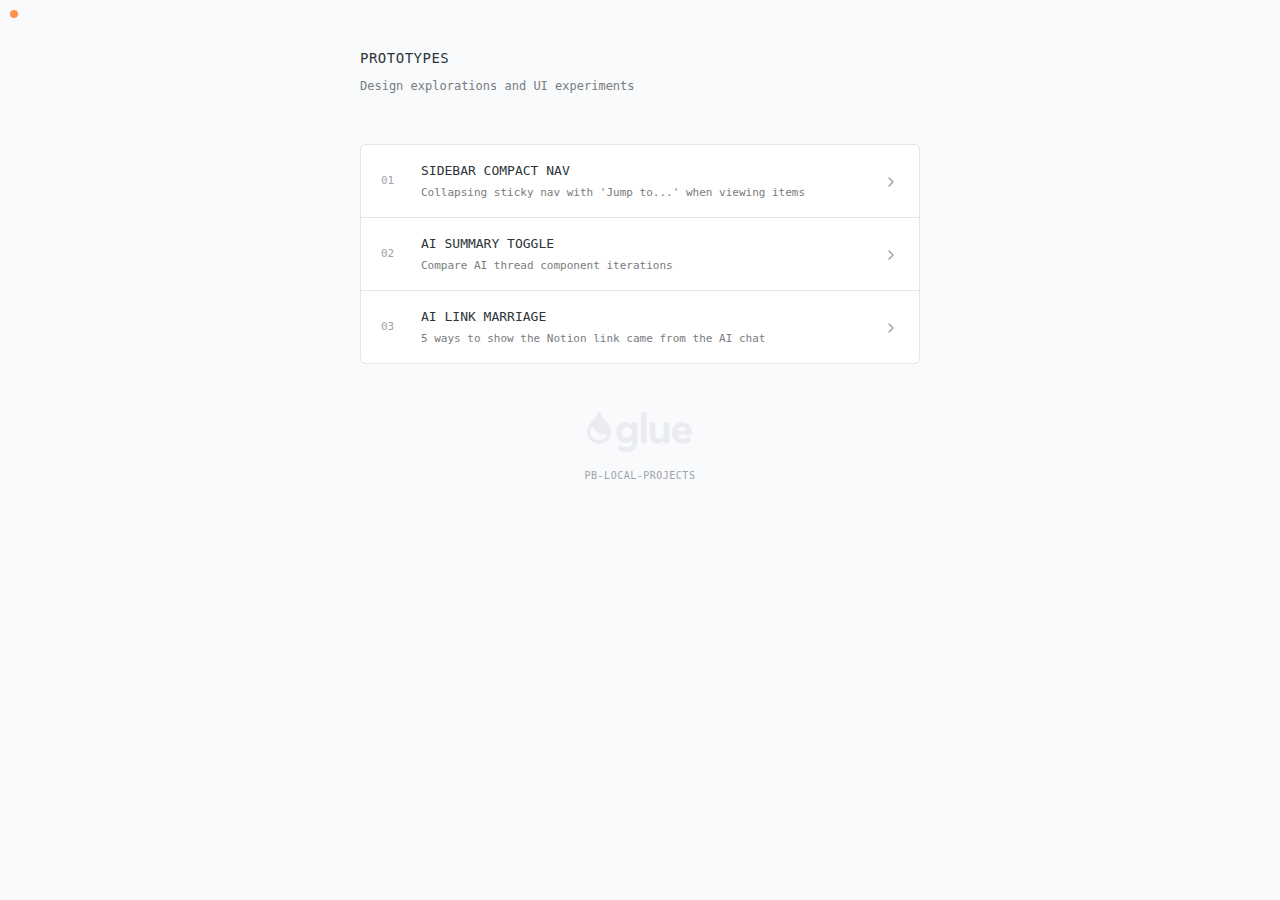
<file: index.html>
<!DOCTYPE html>
<html lang="en">
<head>
  <meta charset="UTF-8">
  <meta name="viewport" content="width=device-width, initial-scale=1.0">
  <title>Prototypes</title>
  <style>
    :root {
      --text-primary: #2e3438;
      --text-secondary: #585d60;
      --text-subtle: #787c7f;
      --text-muted: #9fa3a8;
      --background: #f8fafb;
      --background-card: #ffffff;
      --border: #e2e5e9;
    }

    *, *::before, *::after {
      box-sizing: border-box;
      margin: 0;
      padding: 0;
    }

    body {
      font-family: 'SF Mono', 'Menlo', 'Monaco', 'Consolas', monospace;
      background: var(--background);
      color: var(--text-primary);
      min-height: 100vh;
      padding: 48px 24px;
      line-height: 1.5;
    }

    .container {
      max-width: 560px;
      margin: 0 auto;
    }

    header {
      margin-bottom: 48px;
    }

    h1 {
      font-size: 14px;
      font-weight: 500;
      color: var(--text-primary);
      margin-bottom: 8px;
      text-transform: uppercase;
      letter-spacing: 0.5px;
    }

    .description {
      font-size: 12px;
      color: var(--text-subtle);
      line-height: 1.6;
    }

    .projects {
      display: flex;
      flex-direction: column;
      gap: 1px;
      background: var(--border);
      border: 1px solid var(--border);
      border-radius: 6px;
      overflow: hidden;
    }

    .project {
      display: flex;
      align-items: center;
      gap: 16px;
      padding: 16px 20px;
      background: var(--background-card);
      text-decoration: none;
      transition: background 0.15s ease;
    }

    .project:hover {
      background: var(--background);
    }

    .project-number {
      flex-shrink: 0;
      width: 24px;
      font-size: 11px;
      font-weight: 500;
      color: var(--text-muted);
    }

    .project-info {
      display: flex;
      flex-direction: column;
      gap: 4px;
      min-width: 0;
      flex: 1;
    }

    .project-name {
      font-size: 13px;
      font-weight: 500;
      color: var(--text-primary);
    }

    .project-desc {
      font-size: 11px;
      color: var(--text-subtle);
      white-space: nowrap;
      overflow: hidden;
      text-overflow: ellipsis;
    }

    .project-arrow {
      flex-shrink: 0;
      width: 16px;
      height: 16px;
      color: var(--text-muted);
      transition: transform 0.15s ease, color 0.15s ease;
    }

    .project-arrow svg {
      width: 16px;
      height: 16px;
    }

    .project:hover .project-arrow {
      transform: translateX(2px);
      color: var(--text-secondary);
    }

    .empty {
      padding: 32px 20px;
      background: var(--background-card);
      text-align: center;
      font-size: 12px;
      color: var(--text-subtle);
    }

    footer {
      margin-top: 48px;
      text-align: center;
      font-size: 10px;
      color: var(--text-muted);
      text-transform: uppercase;
      letter-spacing: 0.5px;
    }

    .logo {
      display: block;
      margin: 0 auto 12px;
    }

    .logo svg {
      height: 40px;
      width: auto;
    }

    .footer-text {
      display: block;
    }
  </style>
</head>
<body>
  <!-- Local environment indicator -->
  <div id="local-indicator" style="display: none; position: fixed; top: 10px; left: 10px; width: 8px; height: 8px; background: #fe9446; border-radius: 50%; z-index: 9999;"></div>
  <script>if(location.hostname==='localhost'||location.hostname==='127.0.0.1')document.getElementById('local-indicator').style.display='block';</script>
  
  <div class="container">
    <header>
      <h1>Prototypes</h1>
      <p class="description">Design explorations and UI experiments</p>
    </header>

    <div class="projects" id="projects">
      <a href="sidebar-compact-nav/" class="project">
        <span class="project-number">01</span>
        <div class="project-info">
          <span class="project-name">SIDEBAR COMPACT NAV</span>
          <span class="project-desc">Collapsing sticky nav with 'Jump to...' when viewing items</span>
        </div>
        <span class="project-arrow"><svg viewBox="0 0 16 16" fill="none"><path d="M6 4L10 8L6 12" stroke="currentColor" stroke-width="1.5" stroke-linecap="round" stroke-linejoin="round"/></svg></span>
      </a>
      <a href="ai-summary-toggle/" class="project">
        <span class="project-number">02</span>
        <div class="project-info">
          <span class="project-name">AI SUMMARY TOGGLE</span>
          <span class="project-desc">Compare AI thread component iterations</span>
        </div>
        <span class="project-arrow"><svg viewBox="0 0 16 16" fill="none"><path d="M6 4L10 8L6 12" stroke="currentColor" stroke-width="1.5" stroke-linecap="round" stroke-linejoin="round"/></svg></span>
      </a>
      <a href="ai-link-marriage/" class="project">
        <span class="project-number">03</span>
        <div class="project-info">
          <span class="project-name">AI LINK MARRIAGE</span>
          <span class="project-desc">5 ways to show the Notion link came from the AI chat</span>
        </div>
        <span class="project-arrow"><svg viewBox="0 0 16 16" fill="none"><path d="M6 4L10 8L6 12" stroke="currentColor" stroke-width="1.5" stroke-linecap="round" stroke-linejoin="round"/></svg></span>
      </a>
    </div>

    <footer>
      <a href="https://glue.co" class="logo" target="_blank" rel="noopener noreferrer" aria-label="Glue">
        <svg viewBox="0 0 497 189" fill="none" xmlns="http://www.w3.org/2000/svg">
          <path d="M188 188.618C173 188.618 159.6 185.418 148 178.818L154.2 156.618C163.8 162.018 173.2 165.818 186 165.818C204.2 165.818 213.4 155.818 213.4 144.218V134.418H213C206 141.618 196.2 145.618 184.6 145.618C157.8 145.618 138 126.018 138 97.6175C138 68.8175 157.2 48.2175 183.2 48.2175C194 48.2175 204.6 52.0175 212.6 59.8175H213V49.6175H239.2V136.218C239.2 166.818 225.8 188.618 188 188.618ZM189.4 122.018C203.8 122.018 214 111.418 214 96.6175C214 81.8175 203.4 71.8175 189.4 71.8175C174.8 71.8175 164.6 82.0175 164.6 96.8175C164.6 112.218 175.4 122.018 189.4 122.018Z" fill="#eaecef"/>
          <path d="M255.312 147.418V0.217529H281.512V147.418H255.312Z" fill="#eaecef"/>
          <path d="M333 149.218C311.8 149.218 297 138.418 297 108.618V49.6175H323V101.818C323 119.618 328.4 125.618 340.6 125.618C352 125.618 362.2 116.018 362.2 97.2175V49.6175H388.6V147.418H362.2V135.818L361.8 135.618C354.4 144.618 344 149.218 333 149.218Z" fill="#eaecef"/>
          <path d="M496.839 97.6175C496.839 100.818 496.439 105.418 496.239 107.018H427.639C430.839 118.818 440.239 125.818 453.439 125.818C464.439 125.818 472.039 121.218 477.239 114.818L494.239 130.618C486.039 141.218 473.439 149.218 451.639 149.218C421.639 149.218 400.439 129.018 400.439 98.4175C400.439 68.6175 421.039 48.2175 450.039 48.2175C477.639 48.2175 496.839 69.0175 496.839 97.6175ZM449.839 71.0175C439.239 71.0175 430.839 77.0175 427.839 88.2175H470.839C468.239 77.8175 461.239 71.0175 449.839 71.0175Z" fill="#eaecef"/>
          <path fill-rule="evenodd" clip-rule="evenodd" d="M57 150C88.4802 150 114 123.559 114 93.0377C114 72.2918 102.893 59.0133 88.7866 42.1489C79.588 31.1517 69.1139 18.6298 59.6124 1.5182C58.4884 -0.506066 55.5116 -0.506066 54.3876 1.5182C44.8861 18.6298 34.412 31.1517 25.2134 42.1489C11.1069 59.0133 0 72.2918 0 93.0377C0 123.559 25.5198 150 57 150ZM88.5942 104.922C91.6266 104.174 94.5793 106.83 93.2753 109.667C86.9679 123.385 73.0971 132.911 57 132.911C34.9638 132.911 17.1 115.059 17.1 93.0377C17.1 84.6537 19.6893 76.8741 24.1123 70.4538C25.885 67.8808 29.6858 69.0574 30.5971 72.0456C36.6489 91.8908 55.1122 106.329 76.95 106.329C80.9641 106.329 84.8642 105.841 88.5942 104.922Z" fill="#eaecef"/>
        </svg>
      </a>
      <span class="footer-text">pb-local-projects</span>
    </footer>
  </div>
</body>
</html>
</file>
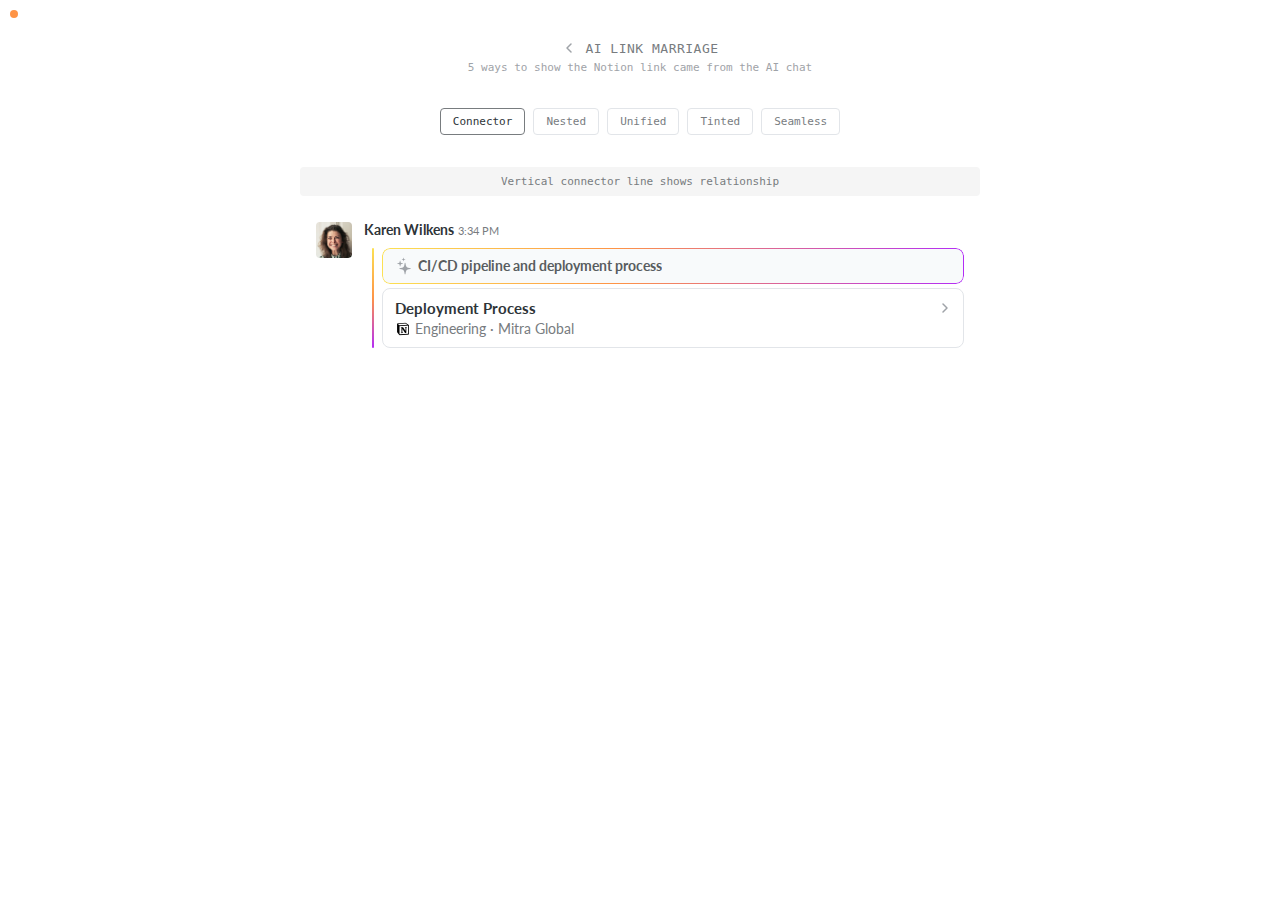
<file: ai-link-marriage/index.html>
<!DOCTYPE html>
<html lang="en">
<head>
  <meta charset="UTF-8">
  <meta name="viewport" content="width=device-width, initial-scale=1.0">
  <title>AI + Link Marriage - Design Exploration</title>
  <link rel="preconnect" href="https://fonts.googleapis.com">
  <link rel="preconnect" href="https://fonts.gstatic.com" crossorigin>
  <link href="https://fonts.googleapis.com/css2?family=Lato:wght@400;700;900&display=swap" rel="stylesheet">
  <link rel="stylesheet" href="../template.css">
  <link rel="stylesheet" href="styles.css">
</head>
<body>
  <!-- Local environment indicator -->
  <div id="local-indicator" style="display: none; position: fixed; top: 10px; left: 10px; width: 8px; height: 8px; background: #fe9446; border-radius: 50%; z-index: 9999;"></div>
  <script>if(location.hostname==='localhost'||location.hostname==='127.0.0.1')document.getElementById('local-indicator').style.display='block';</script>
  
  <div class="container">
    <header class="header">
      <div class="header-title">
        <a href="../" class="header-title-link" aria-label="Back to index">
          <span class="back-chevron">
            <svg width="16" height="16" viewBox="0 0 16 16" fill="none" xmlns="http://www.w3.org/2000/svg">
              <path d="M10 12L6 8L10 4" stroke="currentColor" stroke-width="1.5" stroke-linecap="round" stroke-linejoin="round"/>
            </svg>
          </span>
          <h1>AI Link Marriage</h1>
        </a>
      </div>
      <p class="subtitle">5 ways to show the Notion link came from the AI chat</p>
    </header>

    <!-- Controls -->
    <div class="controls">
      <div class="toggle-control">
        <button class="toggle-btn active" data-iteration="1">Connector</button>
        <button class="toggle-btn" data-iteration="2">Nested</button>
        <button class="toggle-btn" data-iteration="3">Unified</button>
        <button class="toggle-btn" data-iteration="4">Tinted</button>
        <button class="toggle-btn" data-iteration="5">Seamless</button>
      </div>
    </div>

    <!-- Prototype Frame -->
    <div class="prototype-frame">
      <div class="iteration-container">
        
        <!-- Variation 1: Connector Line -->
        <div class="iteration iteration-1 active" data-iteration="1">
          <p class="variation-desc">Vertical connector line shows relationship</p>
          <div class="message-card">
            <div class="message-wrapper">
              <div class="avatar-wrapper">
                <img src="assets/avatar.png" alt="Karen Wilkens" class="avatar">
              </div>
              <div class="content">
                <div class="name-time">
                  <span class="name">Karen Wilkens</span>
                  <span class="time">3:34 PM</span>
                </div>
                <div class="attachments">
                  <div class="connected-group">
                    <div class="connector-line"></div>
                    <div class="connected-items">
                      <div class="ai-chat-attachment">
                        <div class="ai-chat-wrapper">
                          <div class="ai-title-row">
                            <div class="title-left">
                              <img class="sparkle-icon" src="assets/icon-sparkle-filled.png" alt="" width="20" height="20">
                              <span class="thread-title">CI/CD pipeline and deployment process</span>
                            </div>
                          </div>
                        </div>
                      </div>
                      <div class="app-link-preview">
                        <div class="link-preview-container">
                          <div class="link-content">
                            <div class="link-title-row">
                              <span class="link-title">Deployment Process</span>
                              <button class="chevron-btn" aria-label="Open link">
                                <svg width="16" height="16" viewBox="0 0 16 16" fill="none">
                                  <path d="M6 4L10 8L6 12" stroke="#9fa3a8" stroke-width="1.5" stroke-linecap="round" stroke-linejoin="round"/>
                                </svg>
                              </button>
                            </div>
                            <div class="link-meta">
                              <div class="favicon">
                                <img src="assets/notion-icon.png" alt="Notion" width="16" height="16">
                              </div>
                              <span class="link-subtitle">Engineering · Mitra Global</span>
                            </div>
                          </div>
                        </div>
                      </div>
                    </div>
                  </div>
                </div>
              </div>
            </div>
          </div>
        </div>

        <!-- Variation 2: Nested -->
        <div class="iteration iteration-2" data-iteration="2">
          <p class="variation-desc">Link nested inside AI attachment container</p>
          <div class="message-card">
            <div class="message-wrapper">
              <div class="avatar-wrapper">
                <img src="assets/avatar.png" alt="Karen Wilkens" class="avatar">
              </div>
              <div class="content">
                <div class="name-time">
                  <span class="name">Karen Wilkens</span>
                  <span class="time">3:34 PM</span>
                </div>
                <div class="attachments">
                  <div class="ai-chat-attachment nested-variant">
                    <div class="ai-chat-wrapper-nested">
                      <div class="ai-title-row">
                        <div class="title-left">
                          <img class="sparkle-icon" src="assets/icon-sparkle-filled.png" alt="" width="20" height="20">
                          <span class="thread-title">CI/CD pipeline and deployment process</span>
                        </div>
                      </div>
                      <div class="nested-link">
                        <div class="link-preview-container nested">
                          <div class="link-content">
                            <div class="link-title-row">
                              <span class="link-title">Deployment Process</span>
                              <button class="chevron-btn" aria-label="Open link">
                                <svg width="16" height="16" viewBox="0 0 16 16" fill="none">
                                  <path d="M6 4L10 8L6 12" stroke="#9fa3a8" stroke-width="1.5" stroke-linecap="round" stroke-linejoin="round"/>
                                </svg>
                              </button>
                            </div>
                            <div class="link-meta">
                              <div class="favicon">
                                <img src="assets/notion-icon.png" alt="Notion" width="16" height="16">
                              </div>
                              <span class="link-subtitle">Engineering · Mitra Global</span>
                            </div>
                          </div>
                        </div>
                      </div>
                    </div>
                  </div>
                </div>
              </div>
            </div>
          </div>
        </div>

        <!-- Variation 3: Unified Container -->
        <div class="iteration iteration-3" data-iteration="3">
          <p class="variation-desc">Single gradient container wraps both elements</p>
          <div class="message-card">
            <div class="message-wrapper">
              <div class="avatar-wrapper">
                <img src="assets/avatar.png" alt="Karen Wilkens" class="avatar">
              </div>
              <div class="content">
                <div class="name-time">
                  <span class="name">Karen Wilkens</span>
                  <span class="time">3:34 PM</span>
                </div>
                <div class="attachments">
                  <div class="unified-container">
                    <div class="unified-wrapper">
                      <div class="unified-ai-section">
                        <div class="ai-title-row">
                          <div class="title-left">
                            <img class="sparkle-icon" src="assets/icon-sparkle-filled.png" alt="" width="20" height="20">
                            <span class="thread-title">CI/CD pipeline and deployment process</span>
                          </div>
                        </div>
                      </div>
                      <div class="unified-divider"></div>
                      <div class="unified-link-section">
                        <div class="link-title-row">
                          <span class="link-title">Deployment Process</span>
                          <button class="chevron-btn" aria-label="Open link">
                            <svg width="16" height="16" viewBox="0 0 16 16" fill="none">
                              <path d="M6 4L10 8L6 12" stroke="#9fa3a8" stroke-width="1.5" stroke-linecap="round" stroke-linejoin="round"/>
                            </svg>
                          </button>
                        </div>
                        <div class="link-meta">
                          <div class="favicon">
                            <img src="assets/notion-icon.png" alt="Notion" width="16" height="16">
                          </div>
                          <span class="link-subtitle">Engineering · Mitra Global</span>
                        </div>
                      </div>
                    </div>
                  </div>
                </div>
              </div>
            </div>
          </div>
        </div>

        <!-- Variation 4: Tinted Edge -->
        <div class="iteration iteration-4" data-iteration="4">
          <p class="variation-desc">Gradient left edge on link echoes AI attachment</p>
          <div class="message-card">
            <div class="message-wrapper">
              <div class="avatar-wrapper">
                <img src="assets/avatar.png" alt="Karen Wilkens" class="avatar">
              </div>
              <div class="content">
                <div class="name-time">
                  <span class="name">Karen Wilkens</span>
                  <span class="time">3:34 PM</span>
                </div>
                <div class="attachments">
                  <div class="ai-chat-attachment">
                    <div class="ai-chat-wrapper compact">
                      <div class="ai-title-row">
                        <div class="title-left">
                          <img class="sparkle-icon" src="assets/icon-sparkle-filled.png" alt="" width="20" height="20">
                          <span class="thread-title">CI/CD pipeline and deployment process</span>
                        </div>
                      </div>
                    </div>
                  </div>
                  <div class="app-link-preview tinted">
                    <div class="link-preview-container tinted-link">
                      <div class="link-content">
                        <div class="link-title-row">
                          <span class="link-title">Deployment Process</span>
                          <button class="chevron-btn" aria-label="Open link">
                            <svg width="16" height="16" viewBox="0 0 16 16" fill="none">
                              <path d="M6 4L10 8L6 12" stroke="#9fa3a8" stroke-width="1.5" stroke-linecap="round" stroke-linejoin="round"/>
                            </svg>
                          </button>
                        </div>
                        <div class="link-meta">
                          <div class="favicon">
                            <img src="assets/notion-icon.png" alt="Notion" width="16" height="16">
                          </div>
                          <span class="link-subtitle">Engineering · Mitra Global</span>
                        </div>
                      </div>
                    </div>
                  </div>
                </div>
              </div>
            </div>
          </div>
        </div>

        <!-- Variation 5: Seamless/Merged -->
        <div class="iteration iteration-5" data-iteration="5">
          <p class="variation-desc">Link flows seamlessly from AI attachment</p>
          <div class="message-card">
            <div class="message-wrapper">
              <div class="avatar-wrapper">
                <img src="assets/avatar.png" alt="Karen Wilkens" class="avatar">
              </div>
              <div class="content">
                <div class="name-time">
                  <span class="name">Karen Wilkens</span>
                  <span class="time">3:34 PM</span>
                </div>
                <div class="attachments">
                  <div class="seamless-group">
                    <div class="ai-chat-attachment seamless-ai">
                      <div class="ai-chat-wrapper-seamless">
                        <div class="ai-title-row">
                          <div class="title-left">
                            <img class="sparkle-icon" src="assets/icon-sparkle-filled.png" alt="" width="20" height="20">
                            <span class="thread-title">CI/CD pipeline and deployment process</span>
                          </div>
                        </div>
                      </div>
                    </div>
                    <div class="seamless-link">
                      <div class="link-content">
                        <div class="link-title-row">
                          <div class="favicon">
                            <img src="assets/notion-icon.png" alt="Notion" width="16" height="16">
                          </div>
                          <span class="link-title">Deployment Process</span>
                          <button class="chevron-btn" aria-label="Open link">
                            <svg width="16" height="16" viewBox="0 0 16 16" fill="none">
                              <path d="M6 4L10 8L6 12" stroke="#9fa3a8" stroke-width="1.5" stroke-linecap="round" stroke-linejoin="round"/>
                            </svg>
                          </button>
                        </div>
                      </div>
                    </div>
                  </div>
                </div>
              </div>
            </div>
          </div>
        </div>

      </div>
    </div>
  </div>

  <script src="script.js"></script>
</body>
</html>
</file>
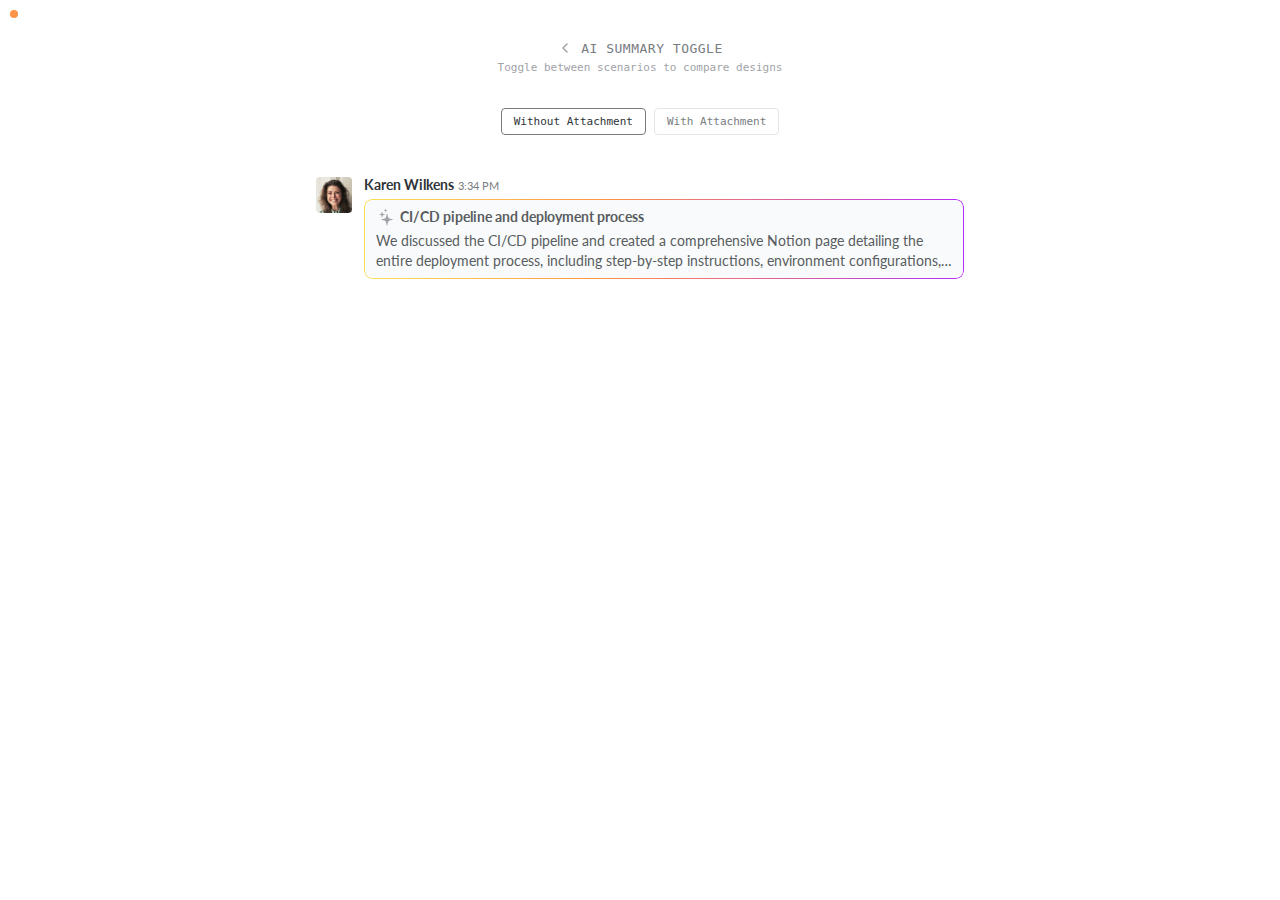
<file: ai-summary-toggle/index.html>
<!DOCTYPE html>
<html lang="en">
<head>
  <meta charset="UTF-8">
  <meta name="viewport" content="width=device-width, initial-scale=1.0">
  <title>AI Summary Toggle - Iteration Comparison</title>
  <link rel="preconnect" href="https://fonts.googleapis.com">
  <link rel="preconnect" href="https://fonts.gstatic.com" crossorigin>
  <link href="https://fonts.googleapis.com/css2?family=Lato:wght@400;700;900&display=swap" rel="stylesheet">
  <link rel="stylesheet" href="../template.css">
  <link rel="stylesheet" href="styles.css">
</head>
<body>
  <!-- Local environment indicator -->
  <div id="local-indicator" style="display: none; position: fixed; top: 10px; left: 10px; width: 8px; height: 8px; background: #fe9446; border-radius: 50%; z-index: 9999;"></div>
  <script>if(location.hostname==='localhost'||location.hostname==='127.0.0.1')document.getElementById('local-indicator').style.display='block';</script>
  
  <div class="container">
    <header class="header">
      <div class="header-title">
        <a href="../" class="header-title-link" aria-label="Back to index">
          <span class="back-chevron">
            <svg width="16" height="16" viewBox="0 0 16 16" fill="none" xmlns="http://www.w3.org/2000/svg">
              <path d="M10 12L6 8L10 4" stroke="currentColor" stroke-width="1.5" stroke-linecap="round" stroke-linejoin="round"/>
            </svg>
          </span>
          <h1>AI Summary Toggle</h1>
        </a>
      </div>
      <p class="subtitle">Toggle between scenarios to compare designs</p>
    </header>

    <!-- Controls -->
    <div class="controls">
      <div class="toggle-control">
        <button class="toggle-btn active" data-iteration="1">Without Attachment</button>
        <button class="toggle-btn" data-iteration="2">With Attachment</button>
      </div>
    </div>

    <!-- Prototype Frame -->
    <div class="prototype-frame">
      <!-- Iteration Display Area -->
      <div class="iteration-container">
        <!-- Iteration 1: Without Additional Attachment (shows summary preview) -->
        <div class="iteration iteration-1 active" data-iteration="1">
          <div class="message-card">
            <div class="message-wrapper">
              <div class="avatar-wrapper">
                <img src="assets/avatar.png" alt="Karen Wilkens" class="avatar">
              </div>
              <div class="content">
                <div class="name-time">
                  <span class="name">Karen Wilkens</span>
                  <span class="time">3:34 PM</span>
                </div>
                <div class="attachments">
                  <!-- AI Chat Attachment - With Summary Preview (no additional attachment) -->
                  <div class="ai-chat-attachment">
                    <div class="ai-chat-wrapper">
                      <div class="ai-title-row">
                        <div class="title-left">
                          <img class="sparkle-icon" src="assets/icon-sparkle-filled.png" alt="" width="20" height="20">
                          <span class="thread-title">CI/CD pipeline and deployment process</span>
                        </div>
                      </div>
                      <div class="ai-summary-preview two-lines">
                        <p>We discussed the CI/CD pipeline and created a comprehensive Notion page detailing the entire deployment process, including step-by-step instructions, environment configurations, rollback procedures, and best practices for continuous integration.</p>
                      </div>
                    </div>
                  </div>
                </div>
              </div>
            </div>
          </div>
        </div>

        <!-- Iteration 2: With Additional Attachment (no summary preview) -->
        <div class="iteration iteration-2" data-iteration="2">
          <div class="message-card">
            <div class="message-wrapper">
              <div class="avatar-wrapper">
                <img src="assets/avatar.png" alt="Karen Wilkens" class="avatar">
              </div>
              <div class="content">
                <div class="name-time">
                  <span class="name">Karen Wilkens</span>
                  <span class="time">3:34 PM</span>
                </div>
                <div class="attachments">
                  <!-- AI Chat Attachment - Title Only (has additional attachment) -->
                  <div class="ai-chat-attachment no-summary">
                    <div class="ai-chat-wrapper">
                      <div class="ai-title-row">
                        <div class="title-left">
                          <img class="sparkle-icon" src="assets/icon-sparkle-filled.png" alt="" width="20" height="20">
                          <span class="thread-title">CI/CD pipeline and deployment process</span>
                        </div>
                      </div>
                    </div>
                  </div>
                  <!-- App Link Preview -->
                  <div class="app-link-preview">
                    <div class="link-preview-container">
                      <div class="link-content">
                        <div class="link-title-row">
                          <span class="link-title">Deployment Process</span>
                          <button class="chevron-btn" aria-label="Open link">
                            <svg width="16" height="16" viewBox="0 0 16 16" fill="none">
                              <path d="M6 4L10 8L6 12" stroke="#9fa3a8" stroke-width="1.5" stroke-linecap="round" stroke-linejoin="round"/>
                            </svg>
                          </button>
                        </div>
                        <div class="link-meta">
                          <div class="favicon">
                            <img src="assets/notion-icon.png" alt="Notion" width="16" height="16">
                          </div>
                          <span class="link-subtitle">Engineering · Mitra Global</span>
                        </div>
                      </div>
                    </div>
                  </div>
                </div>
              </div>
            </div>
          </div>
        </div>
      </div>
    </div>
  </div>

  <script src="script.js"></script>
</body>
</html>
</file>
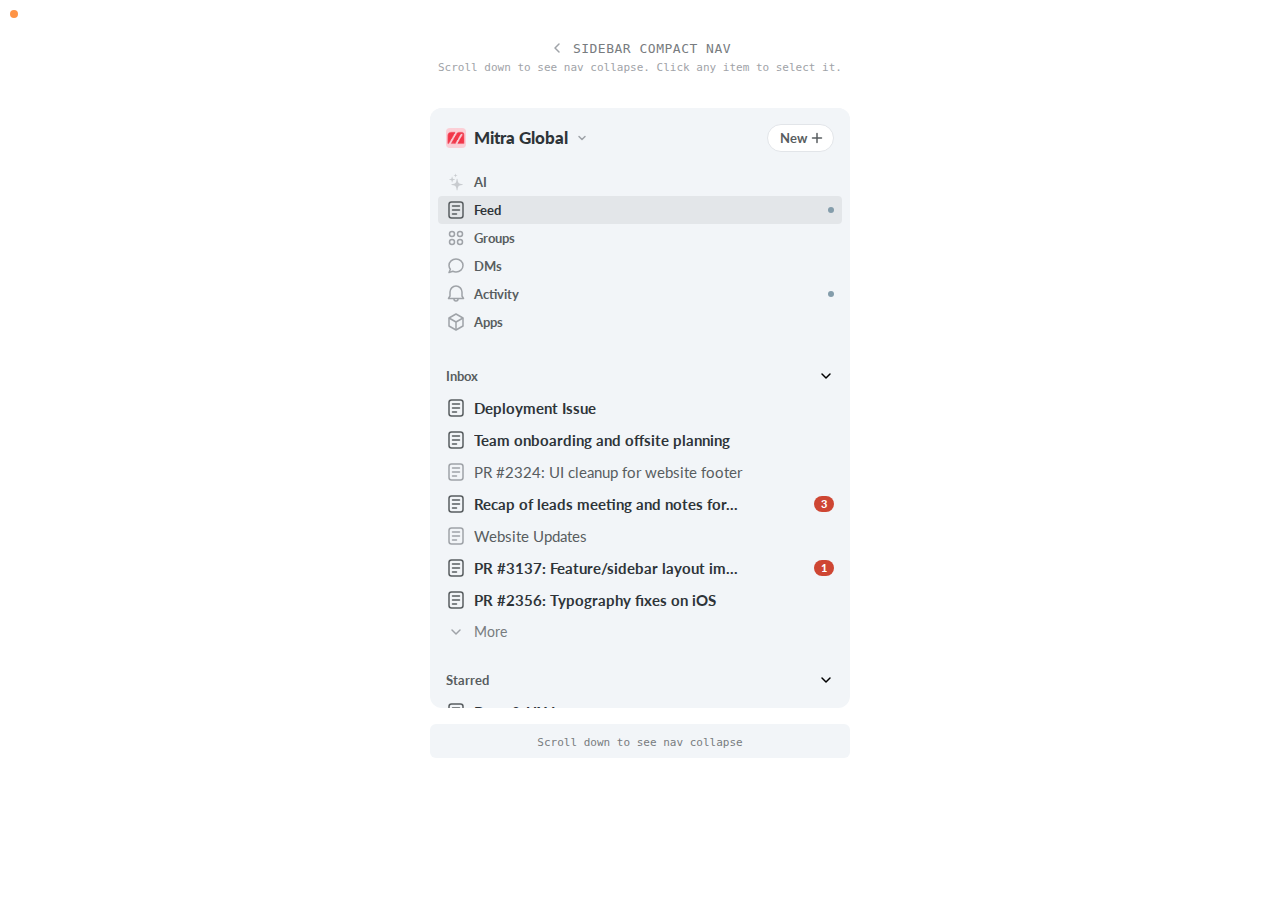
<file: sidebar-compact-nav/index.html>
<!DOCTYPE html>
<html lang="en">
<head>
  <meta charset="UTF-8">
  <meta name="viewport" content="width=device-width, initial-scale=1.0">
  <title>Sidebar Compact Nav</title>
  <link rel="preconnect" href="https://fonts.googleapis.com">
  <link rel="preconnect" href="https://fonts.gstatic.com" crossorigin>
  <link href="https://fonts.googleapis.com/css2?family=Lato:wght@400;700;900&display=swap" rel="stylesheet">
  <link rel="stylesheet" href="../template.css">
  <link rel="stylesheet" href="styles.css">
</head>
<body>
  <!-- Local environment indicator -->
  <div id="local-indicator" style="display: none; position: fixed; top: 10px; left: 10px; width: 8px; height: 8px; background: #fe9446; border-radius: 50%; z-index: 9999;"></div>
  <script>if(location.hostname==='localhost'||location.hostname==='127.0.0.1')document.getElementById('local-indicator').style.display='block';</script>
  
  <div class="container">
    <header class="header">
      <div class="header-title">
        <a href="../" class="header-title-link" aria-label="Back to index">
          <span class="back-chevron">
            <svg width="16" height="16" viewBox="0 0 16 16" fill="none" xmlns="http://www.w3.org/2000/svg">
              <path d="M10 12L6 8L10 4" stroke="currentColor" stroke-width="1.5" stroke-linecap="round" stroke-linejoin="round"/>
            </svg>
          </span>
          <h1>Sidebar Compact Nav</h1>
        </a>
      </div>
      <p class="subtitle">Scroll down to see nav collapse. Click any item to select it.</p>
    </header>
    
    <div class="prototype-frame">
      <div class="sidebar-frame">
        <div class="sidebar-scroll-container" id="sidebar-scroll">
          <!-- Header -->
          <div class="sidebar-header">
            <div class="workspace-btn">
              <img src="assets/workspace.png" alt="" class="workspace-icon">
              <span class="workspace-name">Mitra Global</span>
              <svg class="chevron" width="12" height="12" viewBox="0 0 12 12" fill="none">
                <path d="M3 4.5L6 7.5L9 4.5" stroke="#9fa3a8" stroke-width="1.5" stroke-linecap="round" stroke-linejoin="round"/>
              </svg>
            </div>
            <button class="new-btn">
              <span>New</span>
              <svg width="16" height="16" viewBox="0 0 16 16" fill="none">
                <path d="M8 3.5V12.5M3.5 8H12.5" stroke="currentColor" stroke-width="1.5" stroke-linecap="round"/>
              </svg>
            </button>
          </div>
          
          <!-- Main Nav - Collapsible -->
          <div class="main-nav-wrapper" id="main-nav-wrapper">
            <!-- Expanded state -->
            <div class="main-nav-expanded" id="nav-expanded">
              <div class="nav-item" data-nav="ai">
                <img src="../shared-assets/icon-sparkle-filled.png" alt="" class="nav-icon-img">
                <span>AI</span>
              </div>
              <div class="nav-item active" data-nav="feed">
                <!-- Feed icon - rounded rect with lines -->
                <svg class="nav-icon" width="20" height="20" viewBox="0 0 20 20" fill="none">
                  <rect x="3" y="2" width="14" height="16" rx="2.5" stroke="currentColor" stroke-width="1.5"/>
                  <path d="M6.5 6H13.5" stroke="currentColor" stroke-width="1.5" stroke-linecap="round"/>
                  <path d="M6.5 10H13.5" stroke="currentColor" stroke-width="1.5" stroke-linecap="round"/>
                  <path d="M6.5 14H10.5" stroke="currentColor" stroke-width="1.5" stroke-linecap="round"/>
                </svg>
                <span>Feed</span>
                <div class="unread-dot"></div>
              </div>
              <div class="nav-item" data-nav="groups">
                <!-- Groups icon - 4 circles -->
                <svg class="nav-icon" width="20" height="20" viewBox="0 0 20 20" fill="none">
                  <circle cx="6" cy="6" r="2.5" stroke="currentColor" stroke-width="1.5"/>
                  <circle cx="14" cy="6" r="2.5" stroke="currentColor" stroke-width="1.5"/>
                  <circle cx="6" cy="14" r="2.5" stroke="currentColor" stroke-width="1.5"/>
                  <circle cx="14" cy="14" r="2.5" stroke="currentColor" stroke-width="1.5"/>
                </svg>
                <span>Groups</span>
              </div>
              <div class="nav-item" data-nav="dms">
                <!-- DMs icon - chat bubble -->
                <svg class="nav-icon" width="20" height="20" viewBox="0 0 20 20" fill="none">
                  <path d="M17 9.5C17 13.09 13.866 16 10 16C8.834 16 7.732 15.752 6.75 15.307L3 16.5L4.378 13.244C3.512 12.178 3 10.893 3 9.5C3 5.91 6.134 3 10 3C13.866 3 17 5.91 17 9.5Z" stroke="currentColor" stroke-width="1.5" stroke-linejoin="round"/>
                </svg>
                <span>DMs</span>
              </div>
              <div class="nav-item" data-nav="activity">
                <!-- Activity icon - bell -->
                <svg class="nav-icon" width="20" height="20" viewBox="0 0 20 20" fill="none">
                  <path d="M10 2C10 2 10 2 10 2C6.5 2 4 5 4 8V12L2.5 14.5H17.5L16 12V8C16 5 13.5 2 10 2Z" stroke="currentColor" stroke-width="1.5" stroke-linejoin="round"/>
                  <path d="M8 15C8 16.1046 8.89543 17 10 17C11.1046 17 12 16.1046 12 15" stroke="currentColor" stroke-width="1.5" stroke-linecap="round"/>
                </svg>
                <span>Activity</span>
                <div class="unread-dot"></div>
              </div>
              <div class="nav-item" data-nav="apps">
                <!-- Apps icon - 3D box -->
                <svg class="nav-icon" width="20" height="20" viewBox="0 0 20 20" fill="none">
                  <path d="M10 2L17 6V14L10 18L3 14V6L10 2Z" stroke="currentColor" stroke-width="1.5" stroke-linejoin="round"/>
                  <path d="M10 10V18" stroke="currentColor" stroke-width="1.5"/>
                  <path d="M10 10L17 6" stroke="currentColor" stroke-width="1.5"/>
                  <path d="M10 10L3 6" stroke="currentColor" stroke-width="1.5"/>
                </svg>
                <span>Apps</span>
              </div>
            </div>
            
            <!-- Collapsed state - shows when scrolled & NOT viewing an item -->
            <div class="main-nav-collapsed hidden" id="nav-collapsed">
              <button class="nav-dropdown-trigger" id="nav-dropdown-trigger">
                <svg class="nav-icon" width="20" height="20" viewBox="0 0 20 20" fill="none">
                  <rect x="3" y="2" width="14" height="16" rx="2.5" stroke="currentColor" stroke-width="1.5"/>
                  <path d="M6.5 6H13.5" stroke="currentColor" stroke-width="1.5" stroke-linecap="round"/>
                  <path d="M6.5 10H13.5" stroke="currentColor" stroke-width="1.5" stroke-linecap="round"/>
                  <path d="M6.5 14H10.5" stroke="currentColor" stroke-width="1.5" stroke-linecap="round"/>
                </svg>
                <span class="current-nav-label">Feed</span>
                <svg class="dropdown-chevron" width="16" height="16" viewBox="0 0 16 16" fill="none">
                  <path d="M4 6L8 10L12 6" stroke="currentColor" stroke-width="1.5" stroke-linecap="round" stroke-linejoin="round"/>
                </svg>
              </button>
              <div class="nav-dropdown-menu hidden" id="nav-dropdown-menu">
                <div class="nav-dropdown-item" data-nav="ai">
                  <img src="../shared-assets/icon-sparkle-filled.png" alt="" class="nav-icon-img">
                  <span>AI</span>
                </div>
                <div class="nav-dropdown-item active" data-nav="feed">
                  <svg class="nav-icon" width="20" height="20" viewBox="0 0 20 20" fill="none">
                    <rect x="3" y="2" width="14" height="16" rx="2.5" stroke="currentColor" stroke-width="1.5"/>
                    <path d="M6.5 6H13.5" stroke="currentColor" stroke-width="1.5" stroke-linecap="round"/>
                    <path d="M6.5 10H13.5" stroke="currentColor" stroke-width="1.5" stroke-linecap="round"/>
                    <path d="M6.5 14H10.5" stroke="currentColor" stroke-width="1.5" stroke-linecap="round"/>
                  </svg>
                  <span>Feed</span>
                  <div class="dropdown-dot"></div>
                </div>
                <div class="nav-dropdown-item" data-nav="groups">
                  <svg class="nav-icon" width="20" height="20" viewBox="0 0 20 20" fill="none">
                    <circle cx="6" cy="6" r="2.5" stroke="currentColor" stroke-width="1.5"/>
                    <circle cx="14" cy="6" r="2.5" stroke="currentColor" stroke-width="1.5"/>
                    <circle cx="6" cy="14" r="2.5" stroke="currentColor" stroke-width="1.5"/>
                    <circle cx="14" cy="14" r="2.5" stroke="currentColor" stroke-width="1.5"/>
                  </svg>
                  <span>Groups</span>
                </div>
                <div class="nav-dropdown-item" data-nav="dms">
                  <svg class="nav-icon" width="20" height="20" viewBox="0 0 20 20" fill="none">
                    <path d="M17 9.5C17 13.09 13.866 16 10 16C8.834 16 7.732 15.752 6.75 15.307L3 16.5L4.378 13.244C3.512 12.178 3 10.893 3 9.5C3 5.91 6.134 3 10 3C13.866 3 17 5.91 17 9.5Z" stroke="currentColor" stroke-width="1.5" stroke-linejoin="round"/>
                  </svg>
                  <span>DMs</span>
                </div>
                <div class="nav-dropdown-item" data-nav="activity">
                  <svg class="nav-icon" width="20" height="20" viewBox="0 0 20 20" fill="none">
                    <path d="M10 2C10 2 10 2 10 2C6.5 2 4 5 4 8V12L2.5 14.5H17.5L16 12V8C16 5 13.5 2 10 2Z" stroke="currentColor" stroke-width="1.5" stroke-linejoin="round"/>
                    <path d="M8 15C8 16.1046 8.89543 17 10 17C11.1046 17 12 16.1046 12 15" stroke="currentColor" stroke-width="1.5" stroke-linecap="round"/>
                  </svg>
                  <span>Activity</span>
                  <div class="dropdown-dot"></div>
                </div>
                <div class="nav-dropdown-item" data-nav="apps">
                  <svg class="nav-icon" width="20" height="20" viewBox="0 0 20 20" fill="none">
                    <path d="M10 2L17 6V14L10 18L3 14V6L10 2Z" stroke="currentColor" stroke-width="1.5" stroke-linejoin="round"/>
                    <path d="M10 10V18" stroke="currentColor" stroke-width="1.5"/>
                    <path d="M10 10L17 6" stroke="currentColor" stroke-width="1.5"/>
                    <path d="M10 10L3 6" stroke="currentColor" stroke-width="1.5"/>
                  </svg>
                  <span>Apps</span>
                </div>
              </div>
            </div>
            
            <!-- "Jump to..." state - shows when viewing a selected item -->
            <div class="jump-to-wrapper hidden" id="jump-to-wrapper">
              <button class="jump-to-trigger" id="jump-to-trigger">
                <svg class="nav-icon" width="20" height="20" viewBox="0 0 20 20" fill="none">
                  <path d="M3 5H17M3 10H17M3 15H17" stroke="currentColor" stroke-width="1.5" stroke-linecap="round"/>
                </svg>
                <span>Jump to...</span>
                <svg class="dropdown-chevron" width="16" height="16" viewBox="0 0 16 16" fill="none">
                  <path d="M4 6L8 10L12 6" stroke="currentColor" stroke-width="1.5" stroke-linecap="round" stroke-linejoin="round"/>
                </svg>
              </button>
              <div class="jump-to-menu hidden" id="jump-to-menu">
                <div class="jump-to-item" data-nav="ai">
                  <img src="../shared-assets/icon-sparkle-filled.png" alt="" class="nav-icon-img">
                  <span>AI</span>
                </div>
                <div class="jump-to-item active" data-nav="feed">
                  <svg class="nav-icon" width="20" height="20" viewBox="0 0 20 20" fill="none">
                    <rect x="3" y="2" width="14" height="16" rx="2.5" stroke="currentColor" stroke-width="1.5"/>
                    <path d="M6.5 6H13.5" stroke="currentColor" stroke-width="1.5" stroke-linecap="round"/>
                    <path d="M6.5 10H13.5" stroke="currentColor" stroke-width="1.5" stroke-linecap="round"/>
                    <path d="M6.5 14H10.5" stroke="currentColor" stroke-width="1.5" stroke-linecap="round"/>
                  </svg>
                  <span>Feed</span>
                </div>
                <div class="jump-to-item" data-nav="groups">
                  <svg class="nav-icon" width="20" height="20" viewBox="0 0 20 20" fill="none">
                    <circle cx="6" cy="6" r="2.5" stroke="currentColor" stroke-width="1.5"/>
                    <circle cx="14" cy="6" r="2.5" stroke="currentColor" stroke-width="1.5"/>
                    <circle cx="6" cy="14" r="2.5" stroke="currentColor" stroke-width="1.5"/>
                    <circle cx="14" cy="14" r="2.5" stroke="currentColor" stroke-width="1.5"/>
                  </svg>
                  <span>Groups</span>
                </div>
                <div class="jump-to-item" data-nav="dms">
                  <svg class="nav-icon" width="20" height="20" viewBox="0 0 20 20" fill="none">
                    <path d="M17 9.5C17 13.09 13.866 16 10 16C8.834 16 7.732 15.752 6.75 15.307L3 16.5L4.378 13.244C3.512 12.178 3 10.893 3 9.5C3 5.91 6.134 3 10 3C13.866 3 17 5.91 17 9.5Z" stroke="currentColor" stroke-width="1.5" stroke-linejoin="round"/>
                  </svg>
                  <span>DMs</span>
                </div>
                <div class="jump-to-item" data-nav="activity">
                  <svg class="nav-icon" width="20" height="20" viewBox="0 0 20 20" fill="none">
                    <path d="M10 2C10 2 10 2 10 2C6.5 2 4 5 4 8V12L2.5 14.5H17.5L16 12V8C16 5 13.5 2 10 2Z" stroke="currentColor" stroke-width="1.5" stroke-linejoin="round"/>
                    <path d="M8 15C8 16.1046 8.89543 17 10 17C11.1046 17 12 16.1046 12 15" stroke="currentColor" stroke-width="1.5" stroke-linecap="round"/>
                  </svg>
                  <span>Activity</span>
                </div>
                <div class="jump-to-item" data-nav="apps">
                  <svg class="nav-icon" width="20" height="20" viewBox="0 0 20 20" fill="none">
                    <path d="M10 2L17 6V14L10 18L3 14V6L10 2Z" stroke="currentColor" stroke-width="1.5" stroke-linejoin="round"/>
                    <path d="M10 10V18" stroke="currentColor" stroke-width="1.5"/>
                    <path d="M10 10L17 6" stroke="currentColor" stroke-width="1.5"/>
                    <path d="M10 10L3 6" stroke="currentColor" stroke-width="1.5"/>
                  </svg>
                  <span>Apps</span>
                </div>
              </div>
            </div>
          </div>
          
          <!-- Content Sections -->
          <div class="section">
            <div class="section-header">
              <div class="section-label">
                <span class="section-title">Inbox</span>
                <svg class="section-menu" width="16" height="16" viewBox="0 0 16 16" fill="none">
                  <circle cx="8" cy="3" r="1.25" fill="currentColor"/>
                  <circle cx="8" cy="8" r="1.25" fill="currentColor"/>
                  <circle cx="8" cy="13" r="1.25" fill="currentColor"/>
                </svg>
              </div>
              <svg class="section-chevron" width="16" height="16" viewBox="0 0 16 16" fill="none">
                <path d="M4 6L8 10L12 6" stroke="currentColor" stroke-width="1.5" stroke-linecap="round" stroke-linejoin="round"/>
              </svg>
            </div>
            <div class="list-item selectable unread" data-id="thread-1">
              <svg class="item-icon" width="20" height="20" viewBox="0 0 20 20" fill="none">
                <rect x="3" y="2" width="14" height="16" rx="2.5" stroke="currentColor" stroke-width="1.5"/>
                <path d="M6.5 6H13.5" stroke="currentColor" stroke-width="1.5" stroke-linecap="round"/>
                <path d="M6.5 10H13.5" stroke="currentColor" stroke-width="1.5" stroke-linecap="round"/>
                <path d="M6.5 14H10.5" stroke="currentColor" stroke-width="1.5" stroke-linecap="round"/>
              </svg>
              <span class="item-label">Deployment Issue</span>
            </div>
            <div class="list-item selectable unread" data-id="thread-2">
              <svg class="item-icon" width="20" height="20" viewBox="0 0 20 20" fill="none">
                <rect x="3" y="2" width="14" height="16" rx="2.5" stroke="currentColor" stroke-width="1.5"/>
                <path d="M6.5 6H13.5" stroke="currentColor" stroke-width="1.5" stroke-linecap="round"/>
                <path d="M6.5 10H13.5" stroke="currentColor" stroke-width="1.5" stroke-linecap="round"/>
                <path d="M6.5 14H10.5" stroke="currentColor" stroke-width="1.5" stroke-linecap="round"/>
              </svg>
              <span class="item-label">Team onboarding and offsite planning</span>
            </div>
            <div class="list-item selectable" data-id="thread-3">
              <svg class="item-icon" width="20" height="20" viewBox="0 0 20 20" fill="none">
                <rect x="3" y="2" width="14" height="16" rx="2.5" stroke="currentColor" stroke-width="1.5"/>
                <path d="M6.5 6H13.5" stroke="currentColor" stroke-width="1.5" stroke-linecap="round"/>
                <path d="M6.5 10H13.5" stroke="currentColor" stroke-width="1.5" stroke-linecap="round"/>
                <path d="M6.5 14H10.5" stroke="currentColor" stroke-width="1.5" stroke-linecap="round"/>
              </svg>
              <span class="item-label">PR #2324: UI cleanup for website footer</span>
            </div>
            <div class="list-item selectable unread" data-id="thread-4">
              <svg class="item-icon" width="20" height="20" viewBox="0 0 20 20" fill="none">
                <rect x="3" y="2" width="14" height="16" rx="2.5" stroke="currentColor" stroke-width="1.5"/>
                <path d="M6.5 6H13.5" stroke="currentColor" stroke-width="1.5" stroke-linecap="round"/>
                <path d="M6.5 10H13.5" stroke="currentColor" stroke-width="1.5" stroke-linecap="round"/>
                <path d="M6.5 14H10.5" stroke="currentColor" stroke-width="1.5" stroke-linecap="round"/>
              </svg>
              <span class="item-label">Recap of leads meeting and notes for...</span>
              <span class="badge">3</span>
            </div>
            <div class="list-item selectable" data-id="thread-5">
              <svg class="item-icon" width="20" height="20" viewBox="0 0 20 20" fill="none">
                <rect x="3" y="2" width="14" height="16" rx="2.5" stroke="currentColor" stroke-width="1.5"/>
                <path d="M6.5 6H13.5" stroke="currentColor" stroke-width="1.5" stroke-linecap="round"/>
                <path d="M6.5 10H13.5" stroke="currentColor" stroke-width="1.5" stroke-linecap="round"/>
                <path d="M6.5 14H10.5" stroke="currentColor" stroke-width="1.5" stroke-linecap="round"/>
              </svg>
              <span class="item-label">Website Updates</span>
            </div>
            <div class="list-item selectable unread" data-id="thread-6">
              <svg class="item-icon" width="20" height="20" viewBox="0 0 20 20" fill="none">
                <rect x="3" y="2" width="14" height="16" rx="2.5" stroke="currentColor" stroke-width="1.5"/>
                <path d="M6.5 6H13.5" stroke="currentColor" stroke-width="1.5" stroke-linecap="round"/>
                <path d="M6.5 10H13.5" stroke="currentColor" stroke-width="1.5" stroke-linecap="round"/>
                <path d="M6.5 14H10.5" stroke="currentColor" stroke-width="1.5" stroke-linecap="round"/>
              </svg>
              <span class="item-label">PR #3137: Feature/sidebar layout im...</span>
              <span class="badge">1</span>
            </div>
            <div class="list-item selectable unread" data-id="thread-7">
              <svg class="item-icon" width="20" height="20" viewBox="0 0 20 20" fill="none">
                <rect x="3" y="2" width="14" height="16" rx="2.5" stroke="currentColor" stroke-width="1.5"/>
                <path d="M6.5 6H13.5" stroke="currentColor" stroke-width="1.5" stroke-linecap="round"/>
                <path d="M6.5 10H13.5" stroke="currentColor" stroke-width="1.5" stroke-linecap="round"/>
                <path d="M6.5 14H10.5" stroke="currentColor" stroke-width="1.5" stroke-linecap="round"/>
              </svg>
              <span class="item-label">PR #2356: Typography fixes on iOS</span>
            </div>
            <div class="more-link">
              <svg width="20" height="20" viewBox="0 0 20 20" fill="none">
                <path d="M6 8L10 12L14 8" stroke="currentColor" stroke-width="1.5" stroke-linecap="round" stroke-linejoin="round"/>
              </svg>
              <span>More</span>
            </div>
          </div>
          
          <div class="section">
            <div class="section-header">
              <div class="section-label">
                <span class="section-title">Starred</span>
              </div>
              <svg class="section-chevron" width="16" height="16" viewBox="0 0 16 16" fill="none">
                <path d="M4 6L8 10L12 6" stroke="currentColor" stroke-width="1.5" stroke-linecap="round" stroke-linejoin="round"/>
              </svg>
            </div>
            <div class="list-item selectable unread" data-id="starred-1">
              <svg class="item-icon" width="20" height="20" viewBox="0 0 20 20" fill="none">
                <rect x="3" y="2" width="14" height="16" rx="2.5" stroke="currentColor" stroke-width="1.5"/>
                <path d="M6.5 6H13.5" stroke="currentColor" stroke-width="1.5" stroke-linecap="round"/>
                <path d="M6.5 10H13.5" stroke="currentColor" stroke-width="1.5" stroke-linecap="round"/>
                <path d="M6.5 14H10.5" stroke="currentColor" stroke-width="1.5" stroke-linecap="round"/>
              </svg>
              <span class="item-label">Bugs & UX Issues</span>
            </div>
            <div class="list-item selectable unread" data-id="starred-2">
              <svg class="item-icon" width="20" height="20" viewBox="0 0 20 20" fill="none">
                <rect x="3" y="2" width="14" height="16" rx="2.5" stroke="currentColor" stroke-width="1.5"/>
                <path d="M6.5 6H13.5" stroke="currentColor" stroke-width="1.5" stroke-linecap="round"/>
                <path d="M6.5 10H13.5" stroke="currentColor" stroke-width="1.5" stroke-linecap="round"/>
                <path d="M6.5 14H10.5" stroke="currentColor" stroke-width="1.5" stroke-linecap="round"/>
              </svg>
              <span class="item-label">Feature Requests</span>
            </div>
            <div class="list-item selectable unread" data-id="starred-3">
              <img src="assets/emoji-rocket.png" alt="" class="item-emoji">
              <span class="item-label">Fun</span>
            </div>
            <div class="list-item selectable" data-id="starred-4">
              <svg class="item-icon" width="20" height="20" viewBox="0 0 20 20" fill="none">
                <rect x="3" y="2" width="14" height="16" rx="2.5" stroke="currentColor" stroke-width="1.5"/>
                <path d="M6.5 6H13.5" stroke="currentColor" stroke-width="1.5" stroke-linecap="round"/>
                <path d="M6.5 10H13.5" stroke="currentColor" stroke-width="1.5" stroke-linecap="round"/>
                <path d="M6.5 14H10.5" stroke="currentColor" stroke-width="1.5" stroke-linecap="round"/>
              </svg>
              <span class="item-label">Daily Updates</span>
            </div>
          </div>
          
          <div class="section">
            <div class="section-header">
              <div class="section-label">
                <span class="section-title">Groups</span>
                <svg class="section-menu" width="16" height="16" viewBox="0 0 16 16" fill="none">
                  <circle cx="8" cy="3" r="1.25" fill="currentColor"/>
                  <circle cx="8" cy="8" r="1.25" fill="currentColor"/>
                  <circle cx="8" cy="13" r="1.25" fill="currentColor"/>
                </svg>
              </div>
              <svg class="section-chevron" width="16" height="16" viewBox="0 0 16 16" fill="none">
                <path d="M4 6L8 10L12 6" stroke="currentColor" stroke-width="1.5" stroke-linecap="round" stroke-linejoin="round"/>
              </svg>
            </div>
            <div class="list-item selectable" data-id="group-1">
              <img src="assets/workspace.png" alt="" class="item-avatar">
              <span class="item-label">General</span>
            </div>
            <div class="list-item selectable unread" data-id="group-2">
              <img src="assets/emoji-construction.png" alt="" class="item-emoji">
              <span class="item-label">Development</span>
            </div>
            <div class="list-item selectable" data-id="group-3">
              <img src="assets/emoji-rocket.png" alt="" class="item-emoji">
              <span class="item-label">Marketing</span>
            </div>
            <div class="more-link">
              <svg width="20" height="20" viewBox="0 0 20 20" fill="none">
                <path d="M6 8L10 12L14 8" stroke="currentColor" stroke-width="1.5" stroke-linecap="round" stroke-linejoin="round"/>
              </svg>
              <span>More</span>
            </div>
          </div>
          
          <div class="section">
            <div class="section-header">
              <div class="section-label">
                <span class="section-title">Direct messages</span>
                <svg class="section-menu" width="16" height="16" viewBox="0 0 16 16" fill="none">
                  <circle cx="8" cy="3" r="1.25" fill="currentColor"/>
                  <circle cx="8" cy="8" r="1.25" fill="currentColor"/>
                  <circle cx="8" cy="13" r="1.25" fill="currentColor"/>
                </svg>
              </div>
              <svg class="section-chevron" width="16" height="16" viewBox="0 0 16 16" fill="none">
                <path d="M4 6L8 10L12 6" stroke="currentColor" stroke-width="1.5" stroke-linecap="round" stroke-linejoin="round"/>
              </svg>
            </div>
            <div class="list-item selectable unread" data-id="dm-1">
              <img src="assets/avatar-1.png" alt="" class="item-avatar">
              <span class="item-label">Rashad Mabry</span>
              <span class="badge">6</span>
            </div>
            <div class="list-item selectable unread" data-id="dm-2">
              <img src="assets/avatar-2.png" alt="" class="item-avatar">
              <span class="item-label">Kendall Wilburn</span>
              <span class="badge">2</span>
            </div>
            <div class="list-item selectable" data-id="dm-3">
              <img src="assets/avatar-3.png" alt="" class="item-avatar">
              <span class="item-label">Glue AI</span>
            </div>
            <div class="list-item selectable" data-id="dm-4">
              <img src="assets/avatar-4.png" alt="" class="item-avatar">
              <span class="item-label">Abigail Smith</span>
            </div>
            <div class="list-item selectable" data-id="dm-5">
              <img src="assets/avatar-5.png" alt="" class="item-avatar">
              <span class="item-label">Lizbeth Pate</span>
            </div>
            <div class="list-item selectable" data-id="dm-6">
              <img src="assets/avatar-6.png" alt="" class="item-avatar">
              <span class="item-label">Olivia Moore</span>
            </div>
            <div class="more-link">
              <svg width="20" height="20" viewBox="0 0 20 20" fill="none">
                <path d="M6 8L10 12L14 8" stroke="currentColor" stroke-width="1.5" stroke-linecap="round" stroke-linejoin="round"/>
              </svg>
              <span>More</span>
            </div>
          </div>
          
          <div class="section">
            <div class="section-header">
              <div class="section-label">
                <span class="section-title">Apps</span>
                <svg class="section-menu" width="16" height="16" viewBox="0 0 16 16" fill="none">
                  <circle cx="8" cy="3" r="1.25" fill="currentColor"/>
                  <circle cx="8" cy="8" r="1.25" fill="currentColor"/>
                  <circle cx="8" cy="13" r="1.25" fill="currentColor"/>
                </svg>
              </div>
              <svg class="section-chevron" width="16" height="16" viewBox="0 0 16 16" fill="none">
                <path d="M4 6L8 10L12 6" stroke="currentColor" stroke-width="1.5" stroke-linecap="round" stroke-linejoin="round"/>
              </svg>
            </div>
            <div class="list-item selectable" data-id="app-1">
              <img src="assets/app-gdrive.png" alt="" class="item-avatar">
              <span class="item-label">Google Drive</span>
            </div>
            <div class="list-item selectable" data-id="app-2">
              <img src="assets/app-github.png" alt="" class="item-avatar">
              <span class="item-label">GitHub</span>
            </div>
            <div class="list-item selectable" data-id="app-3">
              <img src="assets/app-figma.png" alt="" class="item-avatar">
              <span class="item-label">Figma</span>
            </div>
          </div>
          
          <!-- Spacer for scroll -->
          <div style="height: 40px;"></div>
        </div>
      </div>
    </div>
    
    <!-- Status indicator -->
    <div class="status-bar" id="status-bar">
      <span class="status-text" id="status-text">Scroll down to see nav collapse</span>
    </div>
  </div>
  <script src="script.js"></script>
</body>
</html>
</file>
<file: ai-link-marriage/styles.css>
/* Project-specific Design Tokens from Figma */
:root {
  /* Colors */
  --text-primary: #2e3438;
  --text-secondary: #585d60;
  --text-subtle: #787c7f;
  --icon-secondary: #9fa3a8;
  --background-app: #f8fafb;
  --background-body: #ffffff;
  --border-container: #e2e5e9;
  --lemon-400: #fce153;
  --grape-500: #b32df6;
  
  /* Typography */
  --font-family: 'Lato', sans-serif;
  --size-xs: 11px;
  --size-m: 14px;
  --size-l: 15px;
  --line-height-xs: 12px;
  --line-height-m: 20px;
  --line-height-l: 22px;
  --weight-regular: 400;
  --weight-bold: 700;
  --weight-black: 900;
}

/* Override container width for this project */
.container {
  max-width: 680px;
}

/* Variation description */
.variation-desc {
  font-family: 'SF Mono', 'Menlo', 'Monaco', 'Consolas', monospace;
  font-size: 11px;
  color: var(--text-subtle);
  text-align: center;
  margin-bottom: 16px;
  padding: 8px 12px;
  background: #f5f5f5;
  border-radius: 4px;
}

/* Prototype frame */
.prototype-frame {
  background: transparent;
  padding: 0;
}

.iteration-container {
  background: var(--background-body);
}

.iteration {
  display: none;
  animation: fadeIn 0.3s ease;
}

.iteration.active {
  display: block;
}

/* Message Card */
.message-card {
  background: var(--background-body);
  padding: 8px 16px 16px 16px;
  font-family: var(--font-family);
}

.message-wrapper {
  display: flex;
  gap: 12px;
}

.avatar-wrapper {
  flex-shrink: 0;
  padding-top: 2px;
}

.avatar {
  width: 36px;
  height: 36px;
  border-radius: 4px;
  object-fit: cover;
}

.content {
  flex: 1;
  min-width: 0;
}

.name-time {
  display: flex;
  align-items: baseline;
  gap: 4px;
  height: 20px;
}

.name {
  font-size: var(--size-m);
  font-weight: var(--weight-bold);
  color: var(--text-primary);
  line-height: var(--line-height-m);
}

.time {
  font-size: var(--size-xs);
  font-weight: var(--weight-regular);
  color: var(--text-subtle);
  line-height: var(--line-height-xs);
}

.attachments {
  display: flex;
  flex-direction: column;
  margin-top: 4px;
}

/* Base AI Chat Attachment */
.ai-chat-attachment {
  padding-top: 4px;
}

.ai-chat-wrapper {
  background: var(--background-app);
  border-radius: 8px;
  min-height: 36px;
  padding: 0 0 4px 0;
  position: relative;
  overflow: hidden;
}

.ai-chat-wrapper::before {
  content: '';
  position: absolute;
  inset: 0;
  border-radius: 8px;
  padding: 1px;
  background: linear-gradient(90deg, #FCE153 0%, #FE9446 40%, #B32DF6 100%);
  -webkit-mask: 
    linear-gradient(#fff 0 0) content-box, 
    linear-gradient(#fff 0 0);
  -webkit-mask-composite: xor;
  mask-composite: exclude;
  pointer-events: none;
  z-index: 1;
}

.ai-title-row {
  display: flex;
  align-items: center;
  justify-content: space-between;
  gap: 4px;
  padding: 8px 8px 4px 12px;
  position: relative;
  z-index: 2;
}

.title-left {
  display: flex;
  align-items: center;
  gap: 4px;
}

.sparkle-icon {
  flex-shrink: 0;
}

.thread-title {
  font-size: var(--size-m);
  font-weight: var(--weight-bold);
  color: var(--text-secondary);
  line-height: var(--line-height-m);
  white-space: nowrap;
  overflow: hidden;
  text-overflow: ellipsis;
}

/* Base App Link Preview */
.app-link-preview {
  padding-top: 8px;
}

.link-preview-container {
  background: var(--background-body);
  border: 1px solid var(--border-container);
  border-radius: 8px;
  overflow: hidden;
}

.link-content {
  padding: 8px 8px 8px 12px;
}

.link-title-row {
  display: flex;
  align-items: center;
  justify-content: space-between;
  gap: 8px;
  height: 22px;
}

.link-title {
  flex: 1;
  font-size: var(--size-l);
  font-weight: var(--weight-bold);
  color: var(--text-primary);
  line-height: var(--line-height-l);
  white-space: nowrap;
  overflow: hidden;
  text-overflow: ellipsis;
}

.link-meta {
  display: flex;
  align-items: center;
  gap: 4px;
  height: 20px;
}

.favicon {
  width: 16px;
  height: 16px;
  flex-shrink: 0;
  border-radius: 2px;
  overflow: hidden;
  display: flex;
  align-items: center;
  justify-content: center;
}

.favicon img {
  width: 16px;
  height: 16px;
  border-radius: 2px;
  object-fit: cover;
}

.link-subtitle {
  font-size: var(--size-m);
  font-weight: var(--weight-regular);
  color: var(--text-subtle);
  line-height: var(--line-height-m);
}

.chevron-btn {
  display: flex;
  align-items: center;
  justify-content: center;
  width: 20px;
  height: 20px;
  background: none;
  border: none;
  cursor: pointer;
  padding: 0;
  flex-shrink: 0;
}

.chevron-btn:hover svg path {
  stroke: var(--text-secondary);
}


/* ========================================
   VARIATION 1: Connector Line
   ======================================== */
.connected-group {
  display: flex;
  gap: 0;
  padding-top: 4px;
}

.connector-line {
  width: 2px;
  background: linear-gradient(180deg, #FCE153 0%, #FE9446 50%, #B32DF6 100%);
  border-radius: 1px;
  margin-left: 8px;
  margin-right: 8px;
}

.connected-items {
  flex: 1;
  display: flex;
  flex-direction: column;
  gap: 0;
}

.connected-items .ai-chat-attachment {
  padding-top: 0;
}

.connected-items .app-link-preview {
  padding-top: 4px;
}


/* ========================================
   VARIATION 2: Nested
   ======================================== */
.nested-variant {
  padding-top: 4px;
}

.ai-chat-wrapper-nested {
  background: var(--background-app);
  border-radius: 8px;
  padding: 0 0 8px 0;
  position: relative;
  overflow: hidden;
}

.ai-chat-wrapper-nested::before {
  content: '';
  position: absolute;
  inset: 0;
  border-radius: 8px;
  padding: 1px;
  background: linear-gradient(90deg, #FCE153 0%, #FE9446 40%, #B32DF6 100%);
  -webkit-mask: 
    linear-gradient(#fff 0 0) content-box, 
    linear-gradient(#fff 0 0);
  -webkit-mask-composite: xor;
  mask-composite: exclude;
  pointer-events: none;
  z-index: 1;
}

.nested-link {
  padding: 2px 8px 0 8px;
  position: relative;
  z-index: 2;
}

.link-preview-container.nested {
  background: var(--background-body);
  border: 1px solid var(--border-container);
  border-radius: 6px;
}


/* ========================================
   VARIATION 3: Unified Container
   ======================================== */
.unified-container {
  padding-top: 4px;
}

.unified-wrapper {
  background: var(--background-app);
  border-radius: 8px;
  position: relative;
  overflow: hidden;
}

.unified-wrapper::before {
  content: '';
  position: absolute;
  inset: 0;
  border-radius: 8px;
  padding: 1px;
  background: linear-gradient(90deg, #FCE153 0%, #FE9446 40%, #B32DF6 100%);
  -webkit-mask: 
    linear-gradient(#fff 0 0) content-box, 
    linear-gradient(#fff 0 0);
  -webkit-mask-composite: xor;
  mask-composite: exclude;
  pointer-events: none;
  z-index: 1;
}

.unified-ai-section {
  position: relative;
  z-index: 2;
}

.unified-ai-section .ai-title-row {
  padding-bottom: 8px;
}

.unified-divider {
  height: 1px;
  background: var(--border-container);
  margin: 0 12px;
  position: relative;
  z-index: 2;
}

.unified-link-section {
  padding: 8px 8px 8px 12px;
  position: relative;
  z-index: 2;
}

.unified-link-section .link-title {
  font-size: var(--size-m);
}


/* ========================================
   VARIATION 4: Tinted Edge
   ======================================== */
.ai-chat-wrapper.compact {
  padding-bottom: 4px;
}

.app-link-preview.tinted {
  padding-top: 8px;
}

.link-preview-container.tinted-link {
  position: relative;
  border-left: 2px solid transparent;
  border-radius: 8px;
  background: 
    linear-gradient(#fff, #fff) padding-box,
    linear-gradient(180deg, #FCE153 0%, #FE9446 50%, #B32DF6 100%) border-box;
  border-top: 1px solid var(--border-container);
  border-right: 1px solid var(--border-container);
  border-bottom: 1px solid var(--border-container);
}


/* ========================================
   VARIATION 5: Seamless/Merged
   ======================================== */
.seamless-group {
  margin-top: 4px;
  position: relative;
  background: var(--background-app);
  border-radius: 8px;
  border: 1px solid transparent;
  background-image: linear-gradient(var(--background-app), var(--background-app)), 
                    linear-gradient(90deg, #FCE153 0%, #FE9446 40%, #B32DF6 100%);
  background-origin: border-box;
  background-clip: padding-box, border-box;
}

.seamless-ai {
  padding-top: 0;
}

.ai-chat-wrapper-seamless {
  padding: 0 0 4px 0;
  position: relative;
}

.seamless-link {
  background: var(--background-app);
  border-radius: 0 0 7px 7px;
  position: relative;
}

.seamless-link::before {
  content: '';
  position: absolute;
  top: 0;
  left: 12px;
  right: 12px;
  height: 1px;
  background: var(--border-container);
}

.seamless-link .link-content {
  padding: 8px 8px 10px 12px;
}

.seamless-link .link-title-row {
  gap: 6px;
}

.seamless-link .link-title {
  font-size: var(--size-m);
}

.seamless-link .favicon {
  flex-shrink: 0;
}
</file>
<file: ai-summary-toggle/styles.css>
/* Project-specific Design Tokens from Figma */
:root {
  /* Colors */
  --text-primary: #2e3438;
  --text-secondary: #585d60;
  --text-subtle: #787c7f;
  --icon-secondary: #9fa3a8;
  --background-app: #f8fafb;
  --background-body: #ffffff;
  --border-container: #e2e5e9;
  --lemon-400: #fce153;
  --grape-500: #b32df6;
  
  /* Typography */
  --font-family: 'Lato', sans-serif;
  --size-xs: 11px;
  --size-m: 14px;
  --size-l: 15px;
  --line-height-xs: 12px;
  --line-height-m: 20px;
  --line-height-l: 22px;
  --weight-regular: 400;
  --weight-bold: 700;
  --weight-black: 900;
}

/* Override container width for this project */
.container {
  max-width: 680px;
}

/* Prototype frame - no background, just spacing */
.prototype-frame {
  background: transparent;
  padding: 0;
}

/* Prototype-specific styles */
.iteration-container {
  background: var(--background-body);
}

.iteration {
  display: none;
  animation: fadeIn 0.3s ease;
}

.iteration.active {
  display: block;
}

/* Message Card - matches Figma spacing */
.message-card {
  background: var(--background-body);
  padding: 8px 16px 16px 16px;
  font-family: var(--font-family);
}

.message-wrapper {
  display: flex;
  gap: 12px;
}

/* Avatar - matches Figma: 36x36, 4px radius, 2px top padding on wrapper */
.avatar-wrapper {
  flex-shrink: 0;
  padding-top: 2px;
}

.avatar {
  width: 36px;
  height: 36px;
  border-radius: 4px;
  object-fit: cover;
}

/* Content */
.content {
  flex: 1;
  min-width: 0;
}

/* Name & Time */
.name-time {
  display: flex;
  align-items: baseline;
  gap: 4px;
  height: 20px;
}

.name {
  font-size: var(--size-m);
  font-weight: var(--weight-bold);
  color: var(--text-primary);
  line-height: var(--line-height-m);
}

.time {
  font-size: var(--size-xs);
  font-weight: var(--weight-regular);
  color: var(--text-subtle);
  line-height: var(--line-height-xs);
}

/* Attachments */
.attachments {
  display: flex;
  flex-direction: column;
}

/* AI Chat Attachment - matches Figma: pt-4px */
.ai-chat-attachment {
  padding-top: 4px;
}

/* AI Chat Wrapper - matches Figma: min-h-36px, pb-4px, gradient border */
.ai-chat-wrapper {
  background: var(--background-app);
  border-radius: 8px;
  min-height: 36px;
  padding: 0 0 8px 0;
  position: relative;
  overflow: hidden;
}

.ai-chat-wrapper::before {
  content: '';
  position: absolute;
  inset: 0;
  border-radius: 8px;
  padding: 1px;
  background: linear-gradient(90deg, #FCE153 0%, #FE9446 40%, #B32DF6 100%);
  -webkit-mask: 
    linear-gradient(#fff 0 0) content-box, 
    linear-gradient(#fff 0 0);
  -webkit-mask-composite: xor;
  mask-composite: exclude;
  pointer-events: none;
  z-index: 1;
}

/* Expanded Summary (Iteration 1) */
.ai-summary-text {
  display: flex;
  gap: 4px;
  align-items: flex-start;
  padding: 8px 8px 4px 12px;
}

.ai-summary-text p {
  flex: 1;
  font-size: var(--size-m);
  font-weight: var(--weight-regular);
  color: var(--text-secondary);
  line-height: var(--line-height-m);
  display: -webkit-box;
  -webkit-line-clamp: 2;
  -webkit-box-orient: vertical;
  overflow: hidden;
  text-overflow: ellipsis;
}

/* Title Row (Iteration 2 & 3) */
.ai-title-row {
  display: flex;
  align-items: center;
  justify-content: space-between;
  gap: 4px;
  padding: 8px 8px 4px 12px;
  position: relative;
  z-index: 2;
}

.title-left {
  display: flex;
  align-items: center;
  gap: 4px;
}

.sparkle-icon {
  flex-shrink: 0;
}

.thread-title {
  font-size: var(--size-m);
  font-weight: var(--weight-bold);
  color: var(--text-secondary);
  line-height: var(--line-height-m);
  white-space: nowrap;
  overflow: hidden;
  text-overflow: ellipsis;
}

/* Summary Preview (always visible, iterations 2 & 3) */
.ai-summary-preview {
  padding: 0 12px 0 12px;
  position: relative;
  z-index: 2;
}

.ai-summary-preview.two-lines p,
.ai-summary-preview.one-line p {
  margin: 0;
  font-family: 'Lato', sans-serif;
  font-size: 14px;
  font-weight: 400;
  color: #585d60;
  line-height: 20px;
  display: -webkit-box;
  -webkit-box-orient: vertical;
  overflow: hidden;
}

.ai-summary-preview.two-lines p {
  -webkit-line-clamp: 2;
}

.ai-summary-preview.one-line p {
  -webkit-line-clamp: 1;
}

/* Chevron Button */
.chevron-btn {
  display: flex;
  align-items: center;
  justify-content: center;
  width: 20px;
  height: 20px;
  background: none;
  border: none;
  cursor: pointer;
  padding: 0;
  flex-shrink: 0;
  transition: transform 0.2s ease;
}

.chevron-btn:hover svg path {
  stroke: var(--text-secondary);
}


/* App Link Preview - matches Figma: pt-8px */
.app-link-preview {
  padding-top: 8px;
}

.link-preview-container {
  background: var(--background-body);
  border: 1px solid var(--border-container);
  border-radius: 8px;
  overflow: hidden;
}

/* Link Content - matches Figma: pl-12px pr-8px py-8px */
.link-content {
  padding: 8px 8px 8px 12px;
}

.link-title-row {
  display: flex;
  align-items: center;
  justify-content: space-between;
  gap: 8px;
  height: 22px;
}

.link-title {
  flex: 1;
  font-size: var(--size-l);
  font-weight: var(--weight-bold);
  color: var(--text-primary);
  line-height: var(--line-height-l);
  white-space: nowrap;
  overflow: hidden;
  text-overflow: ellipsis;
}

.link-meta {
  display: flex;
  align-items: center;
  gap: 4px;
  height: 20px;
}

.favicon {
  width: 16px;
  height: 16px;
  flex-shrink: 0;
  border-radius: 2px;
  overflow: hidden;
  display: flex;
  align-items: center;
  justify-content: center;
}

.favicon img {
  width: 16px;
  height: 16px;
  border-radius: 2px;
  object-fit: cover;
}

.link-subtitle {
  font-size: var(--size-m);
  font-weight: var(--weight-regular);
  color: var(--text-subtle);
  line-height: var(--line-height-m);
  white-space: nowrap;
  overflow: hidden;
  text-overflow: ellipsis;
}
</file>
<file: sidebar-compact-nav/styles.css>
/* Sidebar Compact Nav - Collapsing Variant */

.container {
  max-width: 420px;
}

/* Sidebar frame - simulates viewport */
.sidebar-frame {
  background: #f2f5f8;
  border-radius: 12px;
  overflow: hidden;
  height: 600px;
  position: relative;
}

.sidebar-scroll-container {
  height: 100%;
  overflow-y: auto;
  overflow-x: hidden;
  position: relative;
}

/* Sidebar Header */
.sidebar-header {
  display: flex;
  align-items: center;
  justify-content: space-between;
  padding: 12px 16px 12px 8px;
  height: 60px;
  background: #f2f5f8;
  position: sticky;
  top: 0;
  z-index: 10;
}

.workspace-btn {
  display: flex;
  align-items: center;
  gap: 8px;
  padding: 0 8px;
  height: 32px;
  border-radius: 4px;
  cursor: pointer;
}

.workspace-btn:hover {
  background: rgba(0, 0, 0, 0.04);
}

.workspace-icon {
  width: 20px;
  height: 20px;
  border-radius: 4px;
  object-fit: cover;
}

.workspace-name {
  font-family: 'Lato', sans-serif;
  font-weight: 900;
  font-size: 17px;
  line-height: 24px;
  color: #2e3438;
}

.new-btn {
  display: flex;
  align-items: center;
  gap: 2px;
  height: 28px;
  padding: 0 8px 0 12px;
  background: white;
  border: 1px solid #e2e5e9;
  border-radius: 32px;
  font-family: 'Lato', sans-serif;
  font-weight: 700;
  font-size: 13px;
  line-height: 18px;
  color: #585d60;
  cursor: pointer;
}

.new-btn:hover {
  border-color: #c5c9cd;
}

.new-btn svg {
  width: 16px;
  height: 16px;
}

/* Main Nav Wrapper */
.main-nav-wrapper {
  padding: 0 8px 8px;
  position: sticky;
  top: 60px;
  z-index: 9;
  background: #f2f5f8;
}

/* Expanded Nav */
.main-nav-expanded {
  display: flex;
  flex-direction: column;
}

.nav-item {
  display: flex;
  align-items: center;
  gap: 8px;
  height: 28px;
  padding: 0 8px;
  border-radius: 4px;
  font-family: 'Lato', sans-serif;
  font-weight: 700;
  font-size: 13px;
  line-height: 18px;
  color: #585d60;
  cursor: pointer;
}

.nav-item:hover {
  background: rgba(0, 0, 0, 0.04);
}

.nav-item.active {
  color: #2e3438;
  background: rgba(0, 0, 0, 0.06);
}

.nav-item .nav-icon {
  width: 20px;
  height: 20px;
  flex-shrink: 0;
  color: #9fa3a8;
}

.nav-item .nav-icon-img {
  width: 20px;
  height: 20px;
  flex-shrink: 0;
  opacity: 0.5;
}

.nav-item.active .nav-icon {
  color: #585d60;
}

.nav-item.active .nav-icon-img {
  opacity: 0.7;
}

.unread-dot {
  width: 6px;
  height: 6px;
  background: #849dab;
  border-radius: 50%;
  margin-left: auto;
}

/* Collapsed Nav */
.main-nav-collapsed {
  position: relative;
}

.nav-dropdown-trigger {
  display: flex;
  align-items: center;
  gap: 8px;
  width: 100%;
  height: 32px;
  padding: 0 8px 0 8px;
  background: white;
  border: 1px solid #e2e5e9;
  border-radius: 6px;
  font-family: 'Lato', sans-serif;
  font-weight: 700;
  font-size: 13px;
  line-height: 18px;
  color: #2e3438;
  cursor: pointer;
  transition: all 0.15s ease;
}

.nav-dropdown-trigger:hover {
  border-color: #c5c9cd;
}

.nav-dropdown-trigger .nav-icon {
  width: 20px;
  height: 20px;
  flex-shrink: 0;
  color: #585d60;
}

.nav-dropdown-trigger .dropdown-chevron {
  margin-left: auto;
  color: #9fa3a8;
  transition: transform 0.15s ease;
}

.nav-dropdown-trigger.open .dropdown-chevron {
  transform: rotate(180deg);
}

.nav-dropdown-menu {
  position: absolute;
  top: calc(100% + 4px);
  left: 0;
  right: 0;
  background: white;
  border: 1px solid #e2e5e9;
  border-radius: 8px;
  box-shadow: 0 4px 12px rgba(0, 0, 0, 0.12);
  padding: 4px;
  z-index: 100;
}

.nav-dropdown-item {
  display: flex;
  align-items: center;
  gap: 8px;
  height: 32px;
  padding: 0 8px;
  border-radius: 4px;
  font-family: 'Lato', sans-serif;
  font-weight: 700;
  font-size: 13px;
  line-height: 18px;
  color: #585d60;
  cursor: pointer;
}

.nav-dropdown-item:hover {
  background: #f2f5f8;
}

.nav-dropdown-item.active {
  color: #2e3438;
  background: #f2f5f8;
}

.nav-dropdown-item .nav-icon {
  width: 20px;
  height: 20px;
  flex-shrink: 0;
  color: #9fa3a8;
}

.nav-dropdown-item .nav-icon-img {
  width: 20px;
  height: 20px;
  flex-shrink: 0;
  opacity: 0.5;
}

.nav-dropdown-item.active .nav-icon {
  color: #585d60;
}

.nav-dropdown-item.active .nav-icon-img {
  opacity: 0.7;
}

.dropdown-dot {
  width: 6px;
  height: 6px;
  background: #849dab;
  border-radius: 50%;
  margin-left: auto;
}

/* Jump to... state */
.jump-to-wrapper {
  position: relative;
}

.jump-to-trigger {
  display: flex;
  align-items: center;
  gap: 8px;
  width: 100%;
  height: 32px;
  padding: 0 8px;
  background: white;
  border: 1px solid #e2e5e9;
  border-radius: 6px;
  font-family: 'Lato', sans-serif;
  font-weight: 700;
  font-size: 13px;
  line-height: 18px;
  color: #2e3438;
  cursor: pointer;
  transition: all 0.15s ease;
}

.jump-to-trigger:hover {
  border-color: #c5c9cd;
}

.jump-to-trigger .nav-icon {
  width: 20px;
  height: 20px;
  flex-shrink: 0;
  color: #585d60;
}

.jump-to-trigger .dropdown-chevron {
  margin-left: auto;
  color: #9fa3a8;
  transition: transform 0.15s ease;
}

.jump-to-trigger.open .dropdown-chevron {
  transform: rotate(180deg);
}

.jump-to-menu {
  position: absolute;
  top: calc(100% + 4px);
  left: 0;
  right: 0;
  background: white;
  border: 1px solid #e2e5e9;
  border-radius: 8px;
  box-shadow: 0 4px 12px rgba(0, 0, 0, 0.12);
  padding: 4px;
  z-index: 100;
}

.jump-to-item {
  display: flex;
  align-items: center;
  gap: 8px;
  height: 32px;
  padding: 0 8px;
  border-radius: 4px;
  font-family: 'Lato', sans-serif;
  font-weight: 700;
  font-size: 13px;
  line-height: 18px;
  color: #585d60;
  cursor: pointer;
}

.jump-to-item:hover {
  background: #f2f5f8;
}

.jump-to-item.active {
  color: #2e3438;
  background: #f2f5f8;
}

.jump-to-item .nav-icon {
  width: 20px;
  height: 20px;
  flex-shrink: 0;
  color: #9fa3a8;
}

.jump-to-item .nav-icon-img {
  width: 20px;
  height: 20px;
  flex-shrink: 0;
  opacity: 0.5;
}

.jump-to-item.active .nav-icon {
  color: #585d60;
}

.jump-to-item.active .nav-icon-img {
  opacity: 0.7;
}

/* Hidden utility */
.hidden {
  display: none !important;
}

/* Sections */
.section {
  padding: 0 8px;
  margin-top: 16px;
}

.section:first-of-type {
  margin-top: 8px;
}

.section-header {
  display: flex;
  align-items: center;
  justify-content: space-between;
  height: 32px;
  padding: 0 8px;
  cursor: pointer;
  border-radius: 4px;
}

.section-header:hover {
  background: rgba(0, 0, 0, 0.02);
}

.section-label {
  display: flex;
  align-items: center;
  gap: 2px;
}

.section-title {
  font-family: 'Lato', sans-serif;
  font-weight: 700;
  font-size: 13px;
  line-height: 18px;
  color: #585d60;
}

.section-menu {
  opacity: 0;
  transition: opacity 0.15s ease;
}

.section-header:hover .section-menu {
  opacity: 1;
}

/* List items */
.list-item {
  display: flex;
  align-items: center;
  gap: 8px;
  height: 32px;
  padding: 0 8px;
  border-radius: 4px;
  font-family: 'Lato', sans-serif;
  font-weight: 400;
  font-size: 15px;
  line-height: 22px;
  color: #585d60;
  cursor: pointer;
  transition: background 0.1s ease;
}

.list-item:hover {
  background: rgba(0, 0, 0, 0.04);
}

.list-item.unread {
  color: #2e3438;
  font-weight: 700;
}

.list-item.selected {
  background: rgba(0, 0, 0, 0.08);
}

.list-item.selected:hover {
  background: rgba(0, 0, 0, 0.1);
}

.item-label {
  flex: 1;
  overflow: hidden;
  text-overflow: ellipsis;
  white-space: nowrap;
}

.item-icon {
  width: 20px;
  height: 20px;
  flex-shrink: 0;
  color: #9fa3a8;
}

.list-item.unread .item-icon {
  color: #585d60;
}

.item-emoji {
  width: 20px;
  height: 20px;
  flex-shrink: 0;
  object-fit: contain;
}

.item-avatar {
  width: 20px;
  height: 20px;
  border-radius: 4px;
  flex-shrink: 0;
  object-fit: cover;
}

.badge {
  background: #ce4633;
  color: white;
  font-family: 'Lato', sans-serif;
  font-weight: 900;
  font-size: 11px;
  line-height: 12px;
  padding: 2px 6px;
  border-radius: 8px;
  min-width: 20px;
  text-align: center;
}

.more-link {
  display: flex;
  align-items: center;
  gap: 8px;
  height: 32px;
  padding: 0 8px;
  font-family: 'Lato', sans-serif;
  font-weight: 400;
  font-size: 14px;
  line-height: 20px;
  color: #787c7f;
  cursor: pointer;
  border-radius: 4px;
}

.more-link:hover {
  background: rgba(0, 0, 0, 0.04);
  color: #585d60;
}

.more-link svg {
  width: 20px;
  height: 20px;
  color: #9fa3a8;
}

/* Status bar */
.status-bar {
  margin-top: 16px;
  padding: 8px 12px;
  background: #f2f5f8;
  border-radius: 6px;
  text-align: center;
}

.status-text {
  font-family: 'SF Mono', 'Menlo', monospace;
  font-size: 11px;
  color: #787c7f;
}

/* Animations */
@keyframes fadeIn {
  from {
    opacity: 0;
    transform: translateY(-4px);
  }
  to {
    opacity: 1;
    transform: translateY(0);
  }
}

.nav-dropdown-menu:not(.hidden),
.jump-to-menu:not(.hidden) {
  animation: fadeIn 0.15s ease;
}
</file>
<file: template.css>
/* Shared Template Styles for Prototype Projects */

/* Base Reset */
*, *::before, *::after {
  box-sizing: border-box;
  margin: 0;
  padding: 0;
}

/* Page Layout */
body {
  background: #ffffff;
  min-height: 100vh;
  padding: 40px 20px;
}

.container {
  max-width: 600px;
  margin: 0 auto;
}

/* Header */
.header {
  text-align: center;
  margin-bottom: 32px;
}

.header-title {
  display: flex;
  align-items: center;
  justify-content: center;
  gap: 8px;
  margin-bottom: 4px;
}

/* Make the entire title area a clickable link */
.header-title-link {
  display: inline-flex;
  align-items: center;
  justify-content: center;
  gap: 8px;
  text-decoration: none;
  padding: 4px 8px;
  margin: -4px -8px;
  border-radius: 4px;
  transition: background 0.15s ease;
}

.header-title-link:hover {
  background: rgba(0, 0, 0, 0.04);
}

.header-title-link:hover .back-chevron {
  color: #585d60;
}

.header-title-link:hover h1 {
  color: #585d60;
}

.back-chevron {
  display: flex;
  align-items: center;
  justify-content: center;
  width: 16px;
  height: 16px;
  color: #9fa3a8;
  transition: color 0.15s ease;
}

.back-chevron svg {
  width: 16px;
  height: 16px;
}

/* Legacy back-link support */
.back-link {
  display: flex;
  align-items: center;
  justify-content: center;
  width: 20px;
  height: 20px;
  color: #9fa3a8;
  text-decoration: none;
  transition: color 0.15s ease;
}

.back-link:hover {
  color: #585d60;
}

.back-link svg {
  width: 16px;
  height: 16px;
}

.header h1 {
  font-family: 'SF Mono', 'Menlo', 'Monaco', 'Consolas', monospace;
  font-size: 13px;
  font-weight: 500;
  color: #787c7f;
  margin-bottom: 0;
  text-transform: uppercase;
  letter-spacing: 0.5px;
  transition: color 0.15s ease;
}

.header .subtitle {
  font-family: 'SF Mono', 'Menlo', 'Monaco', 'Consolas', monospace;
  font-size: 11px;
  color: #9fa3a8;
  line-height: 16px;
}

/* Controls Area */
.controls {
  display: flex;
  flex-direction: column;
  align-items: center;
  gap: 12px;
  margin-bottom: 32px;
}

/* Control Buttons (monospace style) */
.control-btn {
  display: flex;
  align-items: center;
  gap: 6px;
  padding: 6px 12px;
  background: transparent;
  border: 1px solid #e2e5e9;
  border-radius: 4px;
  font-family: 'SF Mono', 'Menlo', 'Monaco', 'Consolas', monospace;
  font-size: 11px;
  font-weight: 400;
  color: #787c7f;
  cursor: pointer;
  transition: all 0.15s ease;
}

.control-btn:hover {
  border-color: #787c7f;
  color: #585d60;
}

.control-btn.active {
  background: #ffffff;
  color: #2e3438;
  border-color: #787c7f;
}

/* Toggle Control Group */
.toggle-control {
  display: flex;
  gap: 8px;
  justify-content: center;
}

.toggle-btn {
  padding: 6px 12px;
  background: transparent;
  border: 1px solid #e2e5e9;
  border-radius: 4px;
  font-family: 'SF Mono', 'Menlo', 'Monaco', 'Consolas', monospace;
  font-size: 11px;
  font-weight: 400;
  color: #787c7f;
  cursor: pointer;
  transition: all 0.15s ease;
}

.toggle-btn:hover {
  border-color: #787c7f;
  color: #585d60;
}

.toggle-btn.active {
  background: #ffffff;
  color: #2e3438;
  border-color: #787c7f;
}

/* Prototype Frame */
.prototype-frame {
  background: transparent;
  padding: 0;
}

/* Prototype Content Area (white inner box) */
.prototype-content {
  background: #ffffff;
  border-radius: 12px;
  padding: 24px;
}

/* Iteration Labels */
.iteration-label {
  font-family: 'SF Mono', 'Menlo', 'Monaco', 'Consolas', monospace;
  font-size: 10px;
  font-weight: 400;
  color: #9fa3a8;
  text-transform: uppercase;
  letter-spacing: 0.5px;
  margin-bottom: 12px;
  padding-left: 4px;
}

/* Fade In Animation */
@keyframes fadeIn {
  from {
    opacity: 0;
    transform: translateY(8px);
  }
  to {
    opacity: 1;
    transform: translateY(0);
  }
}

.fade-in {
  animation: fadeIn 0.3s ease;
}

/* Responsive */
@media (max-width: 640px) {
  .toggle-control {
    flex-direction: column;
    align-items: stretch;
  }
  
  .toggle-btn {
    justify-content: center;
  }
  
  .prototype-frame {
    padding: 32px 20px;
  }
}
</file>
